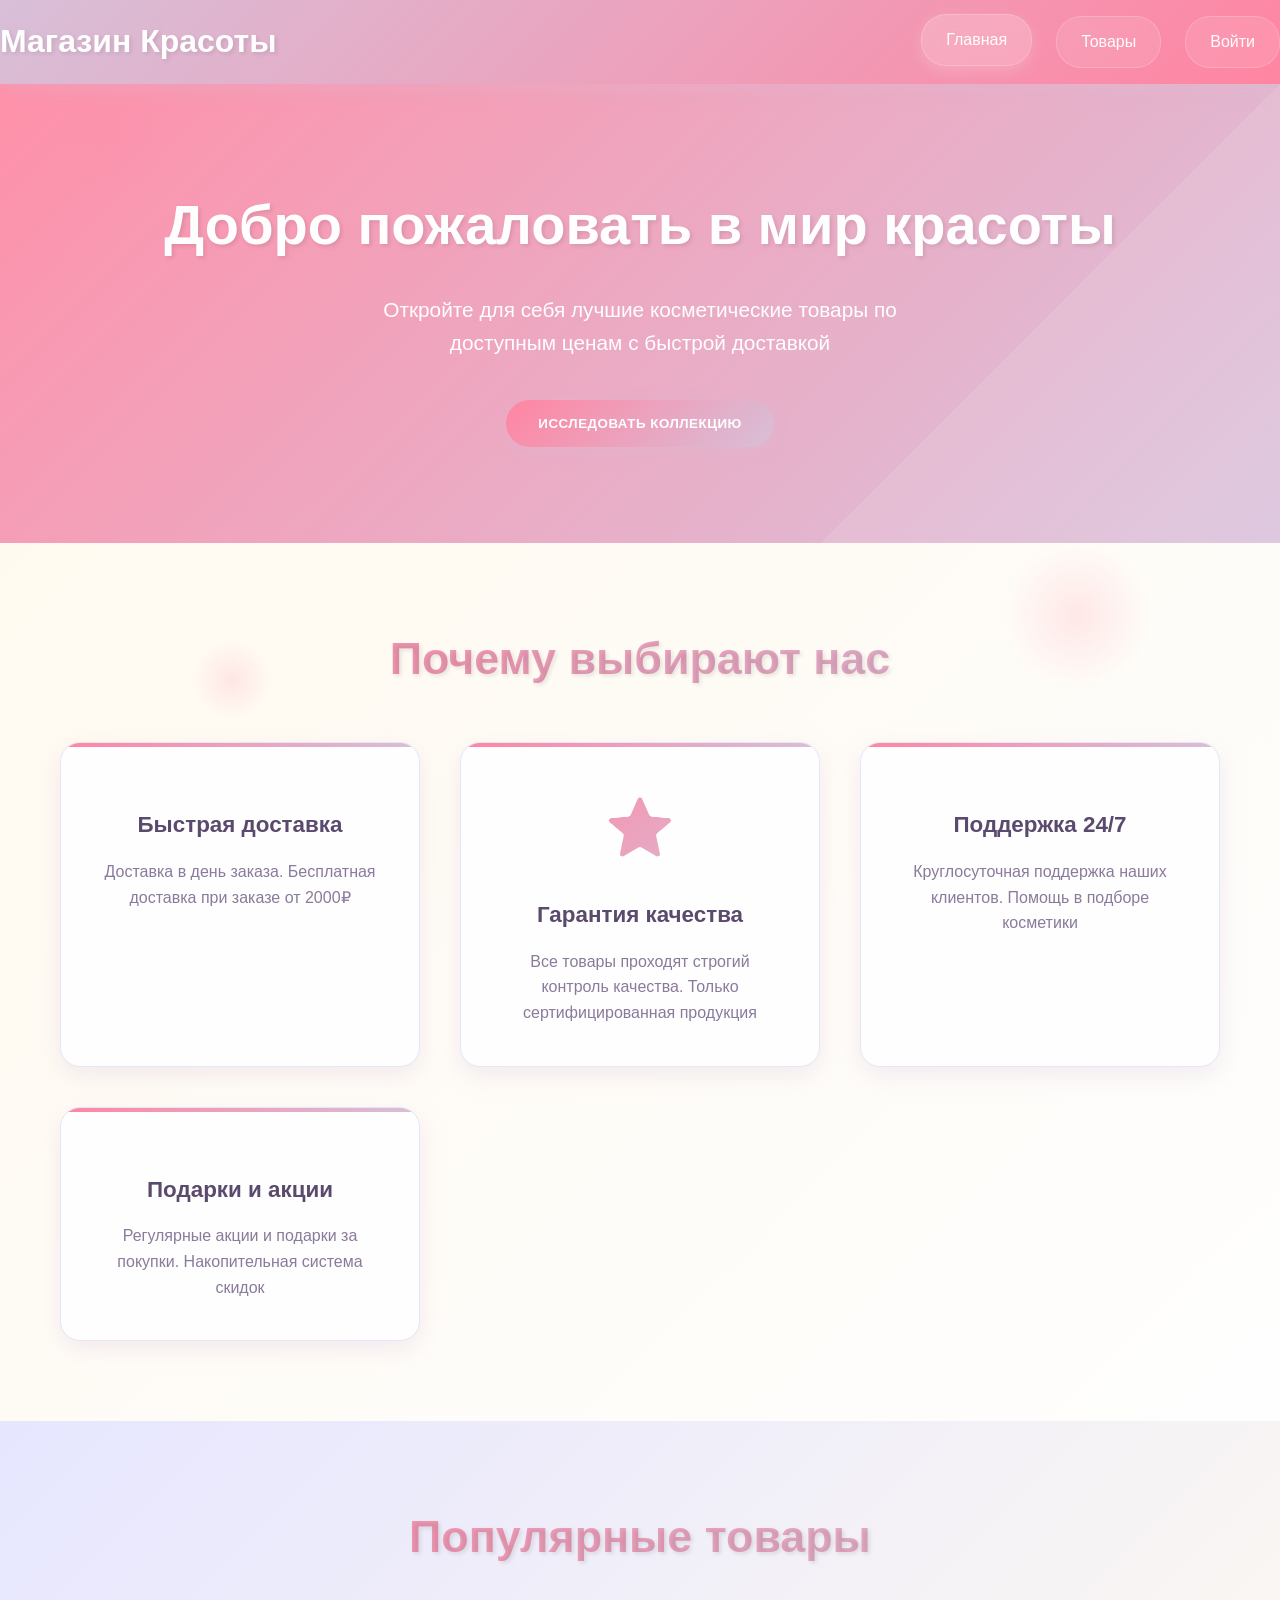
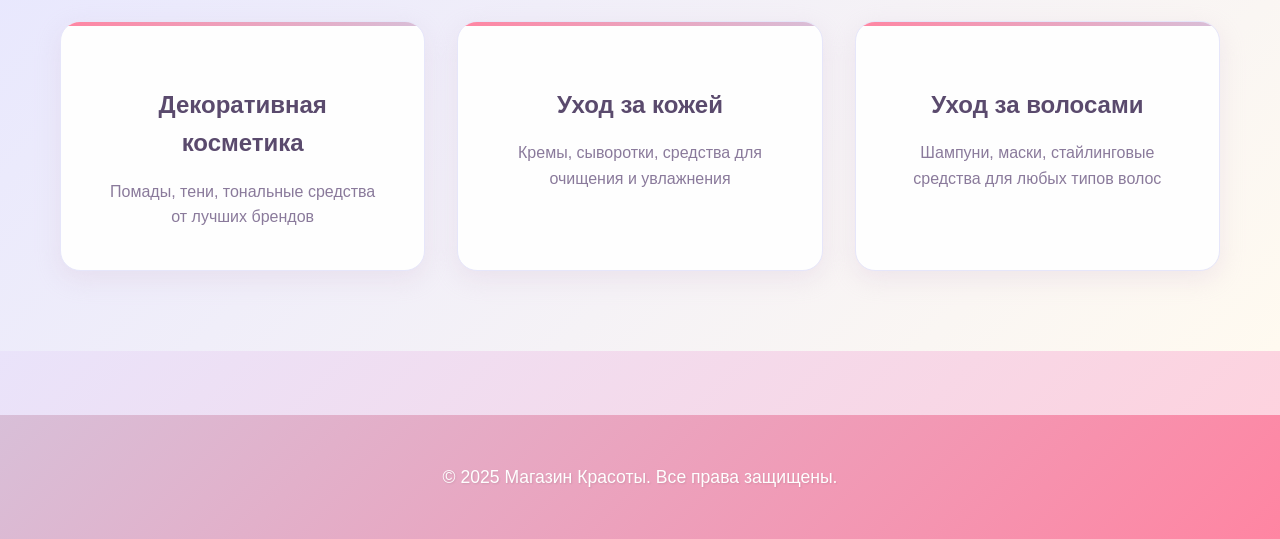
<file: daro/fronted/index.html>
<!DOCTYPE html>
<html lang="ru">
<head>
    <meta charset="UTF-8">
    <meta name="viewport" content="width=device-width, initial-scale=1.0">
    <title>🌸 Магазин красоты - Главная</title>
    <link rel="stylesheet" href="styles.css"> 
</head>
<body>
    <div class="decorative-circle"></div>
    <div class="decorative-circle"></div>
    <div class="decorative-circle"></div>

    <header class="header">
        <nav class="navbar">
            <div class="nav-brand">
                <h1>Магазин Красоты</h1>
            </div>
            <div class="nav-links">
                <a href="index.html" class="nav-link active">Главная</a>
                <a href="products.html" class="nav-link">Товары</a>
                <a href="login.html" class="nav-link" id="loginLink">Войти</a>
                <a href="dashboard.html" class="nav-link" id="dashboardLink" style="display: none;">Кабинет</a>
                <button id="logoutBtn" class="btn-secondary" style="display: none;">Выйти</button>
            </div>
        </nav>
    </header>

    <main class="main-content">
        <section class="hero-section">
            <div class="container">
                <h2 class="hero-title">Добро пожаловать в мир красоты</h2>
                <p class="hero-description">Откройте для себя лучшие косметические товары по доступным ценам с быстрой доставкой</p>
                <button class="btn-primary" onclick="location.href='products.html'">Исследовать коллекцию</button>
            </div>
        </section>

        <section class="features-section">
            <div class="container">
                <h3 class="page-title">Почему выбирают нас</h3>
                <div class="features-grid">
                    <div class="feature-card">
                        <div class="feature-icon"></div>
                        <h4>Быстрая доставка</h4>
                        <p>Доставка в день заказа. Бесплатная доставка при заказе от 2000₽</p>
                    </div>
                    <div class="feature-card">
                        <div class="feature-icon">⭐</div>
                        <h4>Гарантия качества</h4>
                        <p>Все товары проходят строгий контроль качества. Только сертифицированная продукция</p>
                    </div>
                    <div class="feature-card">
                        <div class="feature-icon"></div>
                        <h4>Поддержка 24/7</h4>
                        <p>Круглосуточная поддержка наших клиентов. Помощь в подборе косметики</p>
                    </div>
                    <div class="feature-card">
                        <div class="feature-icon"></div>
                        <h4>Подарки и акции</h4>
                        <p>Регулярные акции и подарки за покупки. Накопительная система скидок</p>
                    </div>
                </div>
            </div>
        </section>

        <section class="products-preview-section">
            <div class="container">
                <h3 class="page-title">Популярные товары</h3>
                <div class="products-preview-grid">
                    <div class="preview-product-card">
                        <div class="preview-product-icon"></div>
                        <h4>Декоративная косметика</h4>
                        <p>Помады, тени, тональные средства от лучших брендов</p>
                    </div>
                    <div class="preview-product-card">
                        <div class="preview-product-icon"></div>
                        <h4>Уход за кожей</h4>
                        <p>Кремы, сыворотки, средства для очищения и увлажнения</p>
                    </div>
                    <div class="preview-product-card">
                        <div class="preview-product-icon"></div>
                        <h4>Уход за волосами</h4>
                        <p>Шампуни, маски, стайлинговые средства для любых типов волос</p>
                    </div>
                </div>
            </div>
        </section>
    </main>

    <footer class="footer">
        <div class="container">
            <p>&copy; 2025 Магазин Красоты. Все права защищены.</p>
        </div>
    </footer>

    <script src="auth.js"></script>
    <script src="main.js"></script>
</body>
</html>
</file>
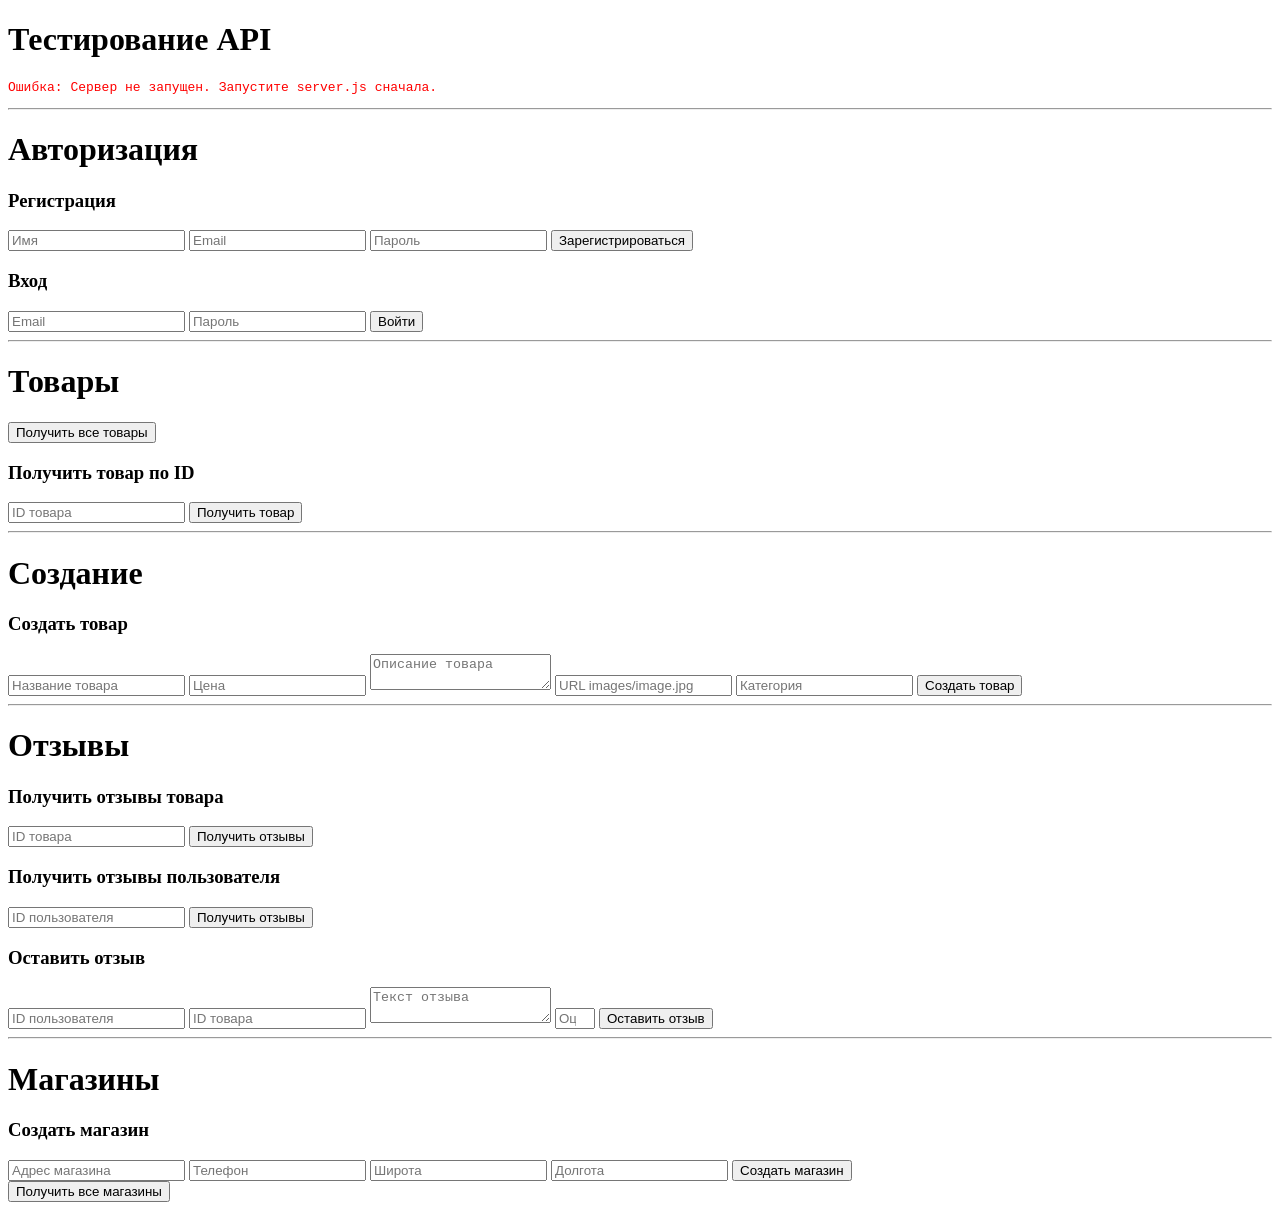
<file: daro/test_api.html>
<!DOCTYPE html>
<html lang="ru">
<head>
    <meta charset="UTF-8">
    <meta name="viewport" content="width=device-width, initial-scale=1.0">
    <title>Тестирование API</title>
</head>
<body>
<h1>Тестирование API</h1>

<div id="response"></div>

<hr>

<h1>Авторизация</h1>

<h3>Регистрация</h3>
<form id="registerForm">
    <input type="text" id="regName" placeholder="Имя" required>
    <input type="email" id="regEmail" placeholder="Email" required>
    <input type="password" id="regPassword" placeholder="Пароль" required>
    <button type="submit">Зарегистрироваться</button>
</form>

<h3>Вход</h3>
<form id="loginForm">
    <input type="email" id="loginEmail" placeholder="Email" required>
    <input type="password" id="loginPassword" placeholder="Пароль" required>
    <button type="submit">Войти</button>
</form>

<hr>

<h1>Товары</h1>

<button onclick="getAllProducts()">Получить все товары</button>

<h3>Получить товар по ID</h3>
<form id="getProductForm">
    <input type="number" id="productId" placeholder="ID товара" required>
    <button type="submit">Получить товар</button>
</form>

<div id="productDisplay"></div>

<hr>

<h1>Создание</h1>

<h3>Создать товар</h3>
<form id="createProductForm">
    <input type="text" id="productName" placeholder="Название товара" required>
    <input type="number" id="productPrice" placeholder="Цена" step="0.01" required>
    <textarea id="productDescription" placeholder="Описание товара"></textarea>
    <input type="text" id="productImage" placeholder="URL images/image.jpg">
    <input type="text" id="productCategory" placeholder="Категория">
    <button type="submit">Создать товар</button>
</form>

<hr>

<h1>Отзывы</h1>

<h3>Получить отзывы товара</h3>
<form id="getProductReviewsForm">
    <input type="number" id="productReviewsId" placeholder="ID товара" required>
    <button type="submit">Получить отзывы</button>
</form>

<h3>Получить отзывы пользователя</h3>
<form id="getUserReviewsForm">
    <input type="number" id="userReviewsId" placeholder="ID пользователя" required>
    <button type="submit">Получить отзывы</button>
</form>

<h3>Оставить отзыв</h3>
<form id="createReviewForm">
    <input type="number" id="reviewUserId" placeholder="ID пользователя" required>
    <input type="number" id="reviewProductId" placeholder="ID товара" required>
    <textarea id="reviewText" placeholder="Текст отзыва" required></textarea>
    <input type="number" id="reviewStars" placeholder="Оценка (1-5)" min="1" max="5" required>
    <button type="submit">Оставить отзыв</button>
</form>

<hr>

<h1>Магазины</h1>

<h3>Создать магазин</h3>
<form id="createShopForm">
    <input type="text" id="shopAddress" placeholder="Адрес магазина" required>
    <input type="text" id="shopPhone" placeholder="Телефон">
    <input type="number" id="shopLatitude" placeholder="Широта" step="0.000001">
    <input type="number" id="shopLongitude" placeholder="Долгота" step="0.000001">
    <button type="submit">Создать магазин</button>
</form>

<button onclick="getAllShops()">Получить все магазины</button>

<script>
    const API_BASE = 'http://localhost:3000/api';
    const responseDiv = document.getElementById('response');
    const productDisplay = document.getElementById('productDisplay');

    function showResponse(data) {
        responseDiv.innerHTML = `<pre>${JSON.stringify(data, null, 2)}</pre>`;
    }

    function displayProduct(product) {
        let imageHtml = '';
        if (product.image_url) {
            imageHtml = `
                    <div>
                        <img src="${product.image_url}" alt="${product.name}" class="product-image"
                             onerror="this.style.display='none'">
                    </div>
                `;
        }

        productDisplay.innerHTML = `
                <div class="product-card">
                    <h3>${product.name}</h3>
                    ${imageHtml}
                    <div class="product-info">
                        <div class="product-price">$${product.price}</div>
                        <div>${product.description || 'Описание отсутствует'}</div>
                        <div class="product-category">${product.category || 'Без категории'}</div>
                        <div><small>ID: ${product.id} | Создан: ${new Date(product.created_at).toLocaleDateString()}</small></div>
                    </div>
                </div>
            `;
    }

    function handleError(error) {
        responseDiv.innerHTML = `<pre style="color: red;">Ошибка: ${error}</pre>`;
        productDisplay.innerHTML = '';
    }

    document.getElementById('registerForm').addEventListener('submit', async (e) => {
        e.preventDefault();
        const formData = {
            name: document.getElementById('regName').value,
            email: document.getElementById('regEmail').value,
            password: document.getElementById('regPassword').value
        };

        try {
            const response = await fetch(`${API_BASE}/register`, {
                method: 'POST',
                headers: { 'Content-Type': 'application/json' },
                body: JSON.stringify(formData)
            });
            const data = await response.json();
            showResponse(data);
        } catch (error) {
            handleError(error);
        }
    });

    document.getElementById('loginForm').addEventListener('submit', async (e) => {
        e.preventDefault();
        const formData = {
            email: document.getElementById('loginEmail').value,
            password: document.getElementById('loginPassword').value
        };

        try {
            const response = await fetch(`${API_BASE}/login`, {
                method: 'POST',
                headers: { 'Content-Type': 'application/json' },
                body: JSON.stringify(formData)
            });
            const data = await response.json();
            showResponse(data);
        } catch (error) {
            handleError(error);
        }
    });

    async function getAllProducts() {
        try {
            const response = await fetch(`${API_BASE}/products`);
            const data = await response.json();
            showResponse(data);
            productDisplay.innerHTML = ''; 
        } catch (error) {
            handleError(error);
        }
    }

    document.getElementById('getProductForm').addEventListener('submit', async (e) => {
        e.preventDefault();
        const productId = document.getElementById('productId').value;

        try {
            const response = await fetch(`${API_BASE}/products/${productId}`);
            const data = await response.json();

            if (data.success && data.data) {
                displayProduct(data.data);
                showResponse(data);
            } else {
                showResponse(data);
                productDisplay.innerHTML = '<p style="color: red;">Товар не найден</p>';
            }
        } catch (error) {
            handleError(error);
        }
    });

    document.getElementById('getProductReviewsForm').addEventListener('submit', async (e) => {
        e.preventDefault();
        const productId = document.getElementById('productReviewsId').value;

        try {
            const response = await fetch(`${API_BASE}/products/${productId}/reviews`);
            const data = await response.json();
            showResponse(data);
            productDisplay.innerHTML = ''; 
        } catch (error) {
            handleError(error);
        }
    });

    document.getElementById('getUserReviewsForm').addEventListener('submit', async (e) => {
        e.preventDefault();
        const userId = document.getElementById('userReviewsId').value;

        try {
            const response = await fetch(`${API_BASE}/users/${userId}/reviews`);
            const data = await response.json();
            showResponse(data);
            productDisplay.innerHTML = '';
        } catch (error) {
            handleError(error);
        }
    });

    document.getElementById('createReviewForm').addEventListener('submit', async (e) => {
        e.preventDefault();
        const formData = {
            user_id: document.getElementById('reviewUserId').value,
            product_id: document.getElementById('reviewProductId').value,
            review: document.getElementById('reviewText').value,
            stars: document.getElementById('reviewStars').value
        };

        try {
            const response = await fetch(`${API_BASE}/reviews`, {
                method: 'POST',
                headers: { 'Content-Type': 'application/json' },
                body: JSON.stringify(formData)
            });
            const data = await response.json();
            showResponse(data);
            productDisplay.innerHTML = '';
        } catch (error) {
            handleError(error);
        }
    });

    async function getAllShops() {
        try {
            const response = await fetch(`${API_BASE}/shops`);
            const data = await response.json();
            showResponse(data);
            productDisplay.innerHTML = '';
        } catch (error) {
            handleError(error);
        }
    }

    document.getElementById('createProductForm').addEventListener('submit', async (e) => {
        e.preventDefault();
        const formData = {
            name: document.getElementById('productName').value,
            price: document.getElementById('productPrice').value,
            description: document.getElementById('productDescription').value,
            image_url: document.getElementById('productImage').value,
            category: document.getElementById('productCategory').value
        };

        try {
            const response = await fetch(`${API_BASE}/products`, {
                method: 'POST',
                headers: { 'Content-Type': 'application/json' },
                body: JSON.stringify(formData)
            });
            const data = await response.json();
            showResponse(data);
            productDisplay.innerHTML = '';
        } catch (error) {
            handleError(error);
        }
    });

    document.getElementById('createShopForm').addEventListener('submit', async (e) => {
        e.preventDefault();
        const formData = {
            address: document.getElementById('shopAddress').value,
            phone: document.getElementById('shopPhone').value,
            latitude: document.getElementById('shopLatitude').value,
            longitude: document.getElementById('shopLongitude').value
        };

        try {
            const response = await fetch(`${API_BASE}/shops`, {
                method: 'POST',
                headers: { 'Content-Type': 'application/json' },
                body: JSON.stringify(formData)
            });
            const data = await response.json();
            showResponse(data);
            productDisplay.innerHTML = '';
        } catch (error) {
            handleError(error);
        }
    });

    window.addEventListener('load', async () => {
        try {
            const response = await fetch('http://localhost:3000/');
            const data = await response.json();
            showResponse(data);
        } catch (error) {
            handleError('Сервер не запущен. Запустите server.js сначала.');
        }
    });
</script>
</body>
</html>
</file>
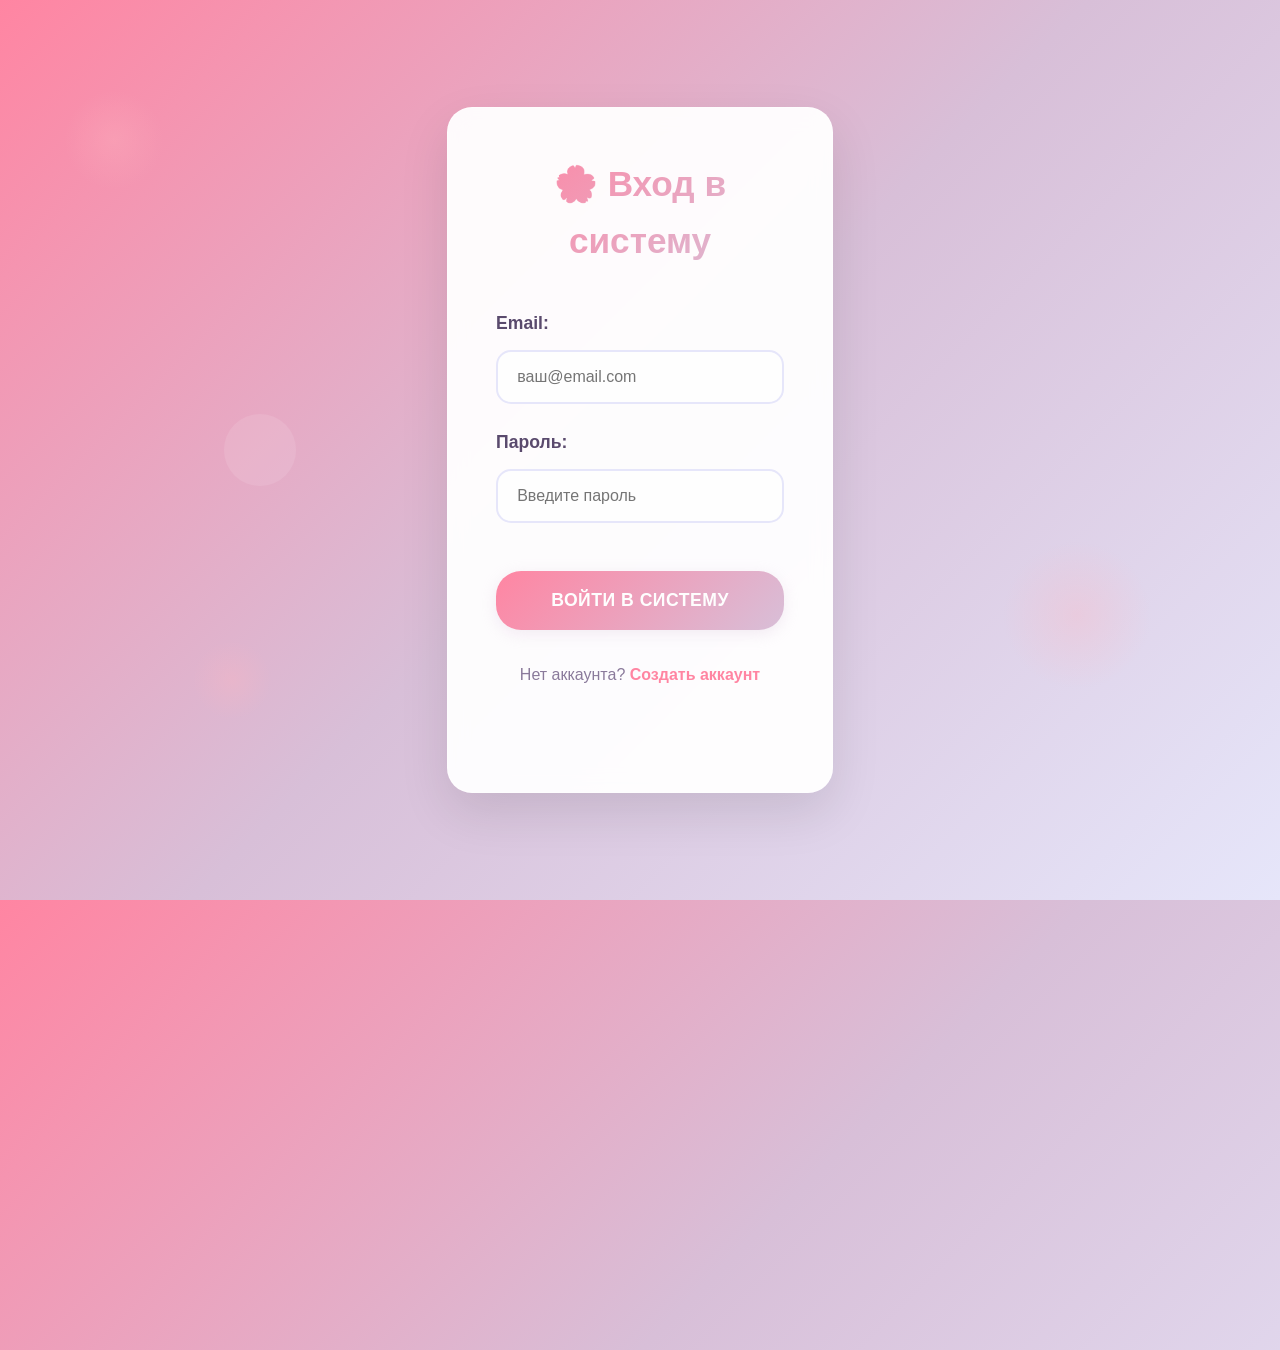
<file: daro/fronted/login.html>
<!DOCTYPE html>
<html lang="ru">
<head>
    <meta charset="UTF-8">
    <meta name="viewport" content="width=device-width, initial-scale=1.0">
    <title>Вход - Магазин красоты</title>
    <link rel="stylesheet" href="styles.css">
</head>
<body class="auth-body">
    <div class="decorative-circle"></div>
    <div class="decorative-circle"></div>
    <div class="decorative-circle"></div>

    <div class="auth-container">
        <div class="auth-card">
            <h2 class="auth-title">🌸 Вход в систему</h2>
            
            <form id="loginForm" class="auth-form">
                <div class="form-group">
                    <label for="email">Email:</label>
                    <input type="email" id="email" required placeholder="ваш@email.com">
                </div>
                
                <div class="form-group">
                    <label for="password">Пароль:</label>
                    <input type="password" id="password" required placeholder="Введите пароль">
                </div>

                <button type="submit" class="btn-primary auth-btn">Войти в систему</button>
            </form>

            <div class="auth-switch">
                <p>Нет аккаунта? <a href="#" id="showRegister">Создать аккаунт</a></p>
            </div>

            <form id="registerForm" class="auth-form" style="display: none;">
                <div class="form-group">
                    <label for="regName">Имя:</label>
                    <input type="text" id="regName" required placeholder="Ваше имя">
                </div>

                <div class="form-group">
                    <label for="regEmail">Email:</label>
                    <input type="email" id="regEmail" required placeholder="ваш@email.com">
                </div>
                
                <div class="form-group">
                    <label for="regPassword">Пароль:</label>
                    <input type="password" id="regPassword" required placeholder="Придумайте пароль">
                </div>

                <button type="submit" class="btn-primary auth-btn">Создать аккаунт</button>
            </form>

            <div class="auth-switch" id="registerSwitch" style="display: none;">
                <p>Уже есть аккаунт? <a href="#" id="showLogin">Войти в систему</a></p>
            </div>

            <div id="authMessage" class="auth-message"></div>
        </div>
    </div>

    <script src="auth.js"></script>
    <script src="login.js"></script>
    <script src="register.js"></script>
</body>
</html>
</file>
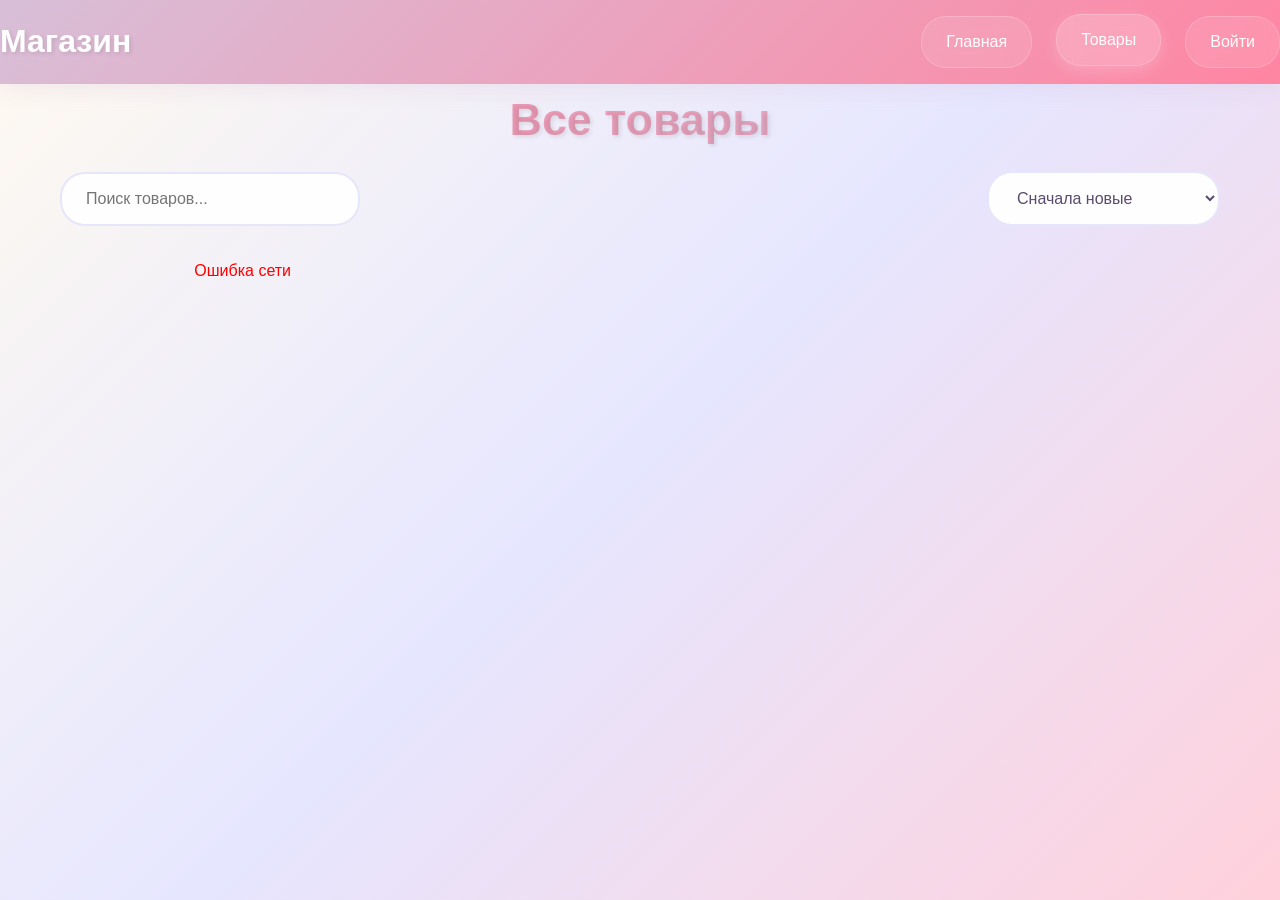
<file: daro/fronted/products.html>
<!DOCTYPE html>
<html lang="ru">
<head>
    <meta charset="UTF-8">
    <meta name="viewport" content="width=device-width, initial-scale=1.0">
    <title>Товары - Интернет-магазин</title>
    <link rel="stylesheet" href="styles.css">
</head>
<body>
    <header class="header">
        <nav class="navbar">
            <div class="nav-brand">
                <h1>Магазин</h1>
            </div>
            <div class="nav-links">
                <a href="index.html" class="nav-link">Главная</a>
                <a href="products.html" class="nav-link active">Товары</a>
                <a href="login.html" class="nav-link" id="loginLink">Войти</a>
                <a href="dashboard.html" class="nav-link" id="dashboardLink" style="display: none;">Кабинет</a>
                <button id="logoutBtn" class="btn-secondary" style="display: none;">Выйти</button>
            </div>
        </nav>
    </header>

    <main class="main-content">
        <div class="container">
            <h2 class="page-title">Все товары</h2>
            
            <div class="filters-section">
                <div class="search-box">
                    <input type="text" id="searchInput" placeholder="Поиск товаров..." onkeyup="filterProducts()">
                </div>
                <div class="sort-options">
                    <select id="sortSelect" onchange="loadProducts()">
                        <option value="newest">Сначала новые</option>
                        <option value="price_asc">Цена по возрастанию</option>
                        <option value="price_desc">Цена по убыванию</option>
                    </select>
                </div>
            </div>

            <div id="productsList" class="products-grid">
                <div class="loader"></div>
            </div>
        </div>
    </main>

    <div id="reviewsModal" class="modal">
        <div class="modal-content">
            <span class="close" onclick="closeReviewsModal()">&times;</span>
            <h3>Отзывы о товаре</h3>
            <div id="reviewsList" class="reviews-list">
            </div>
            <div id="noReviews" style="display: none; text-align: center; color: #6c757d;">
                Пока нет отзывов для этого товара
            </div>
        </div>
    </div>

    <script src="auth.js"></script>
    <script src="products.js"></script>
</body>
</html>
</file>
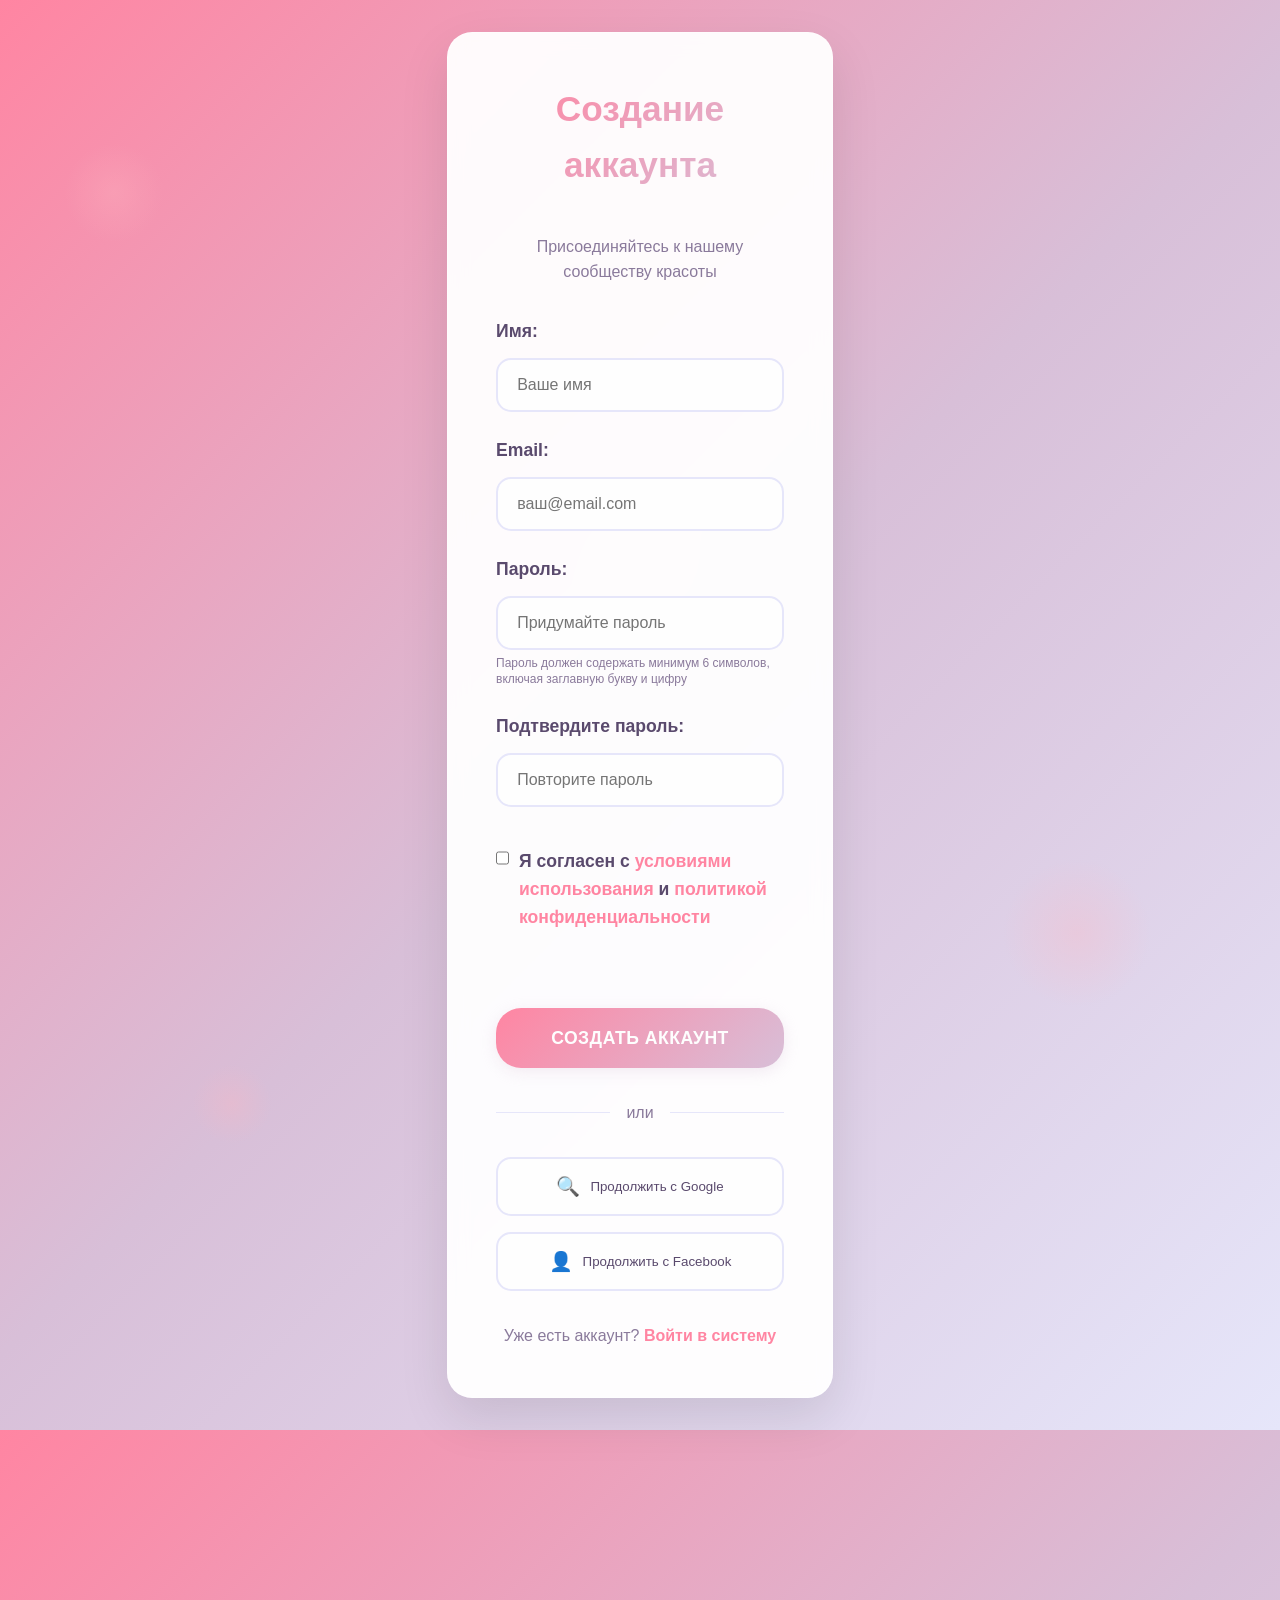
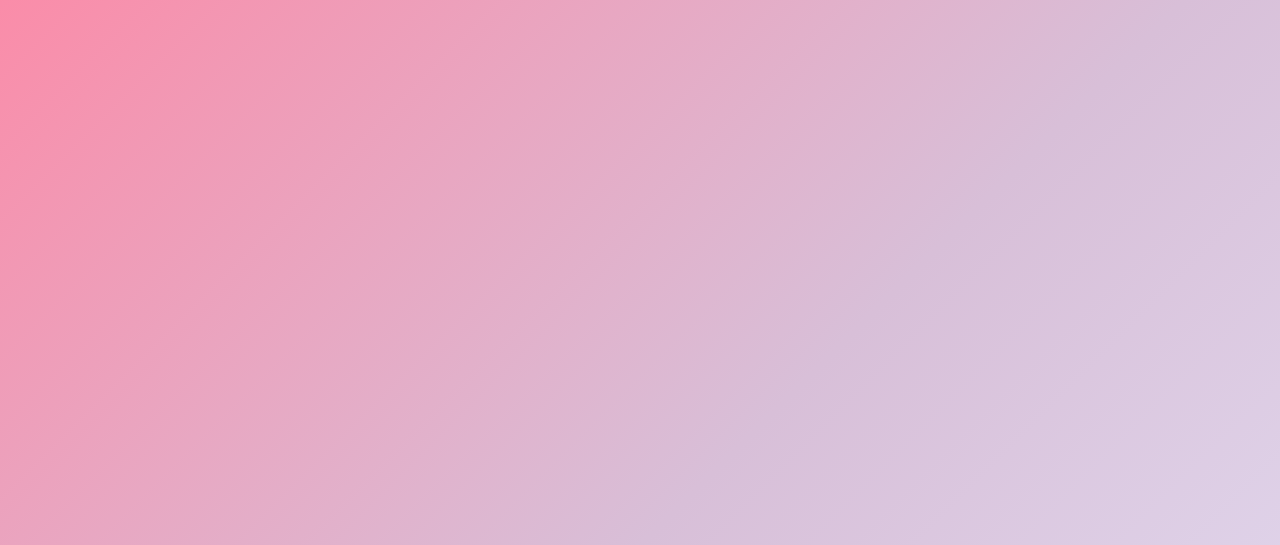
<file: daro/fronted/register.html>
<!DOCTYPE html>
<html lang="ru">
<head>
    <meta charset="UTF-8">
    <meta name="viewport" content="width=device-width, initial-scale=1.0">
    <title>Регистрация - Магазин красоты</title>
    <link rel="stylesheet" href="styles.css">
</head>
<body class="auth-body">
    <div class="decorative-circle"></div>
    <div class="decorative-circle"></div>
    <div class="decorative-circle"></div>

    <div class="auth-container">
        <div class="auth-card">
            <h2 class="auth-title">Создание аккаунта</h2>
            <p class="auth-subtitle">Присоединяйтесь к нашему сообществу красоты</p>
            
            <form id="registerForm" class="auth-form">
                <div class="form-group">
                    <label for="regName">Имя:</label>
                    <input type="text" id="regName" required placeholder="Ваше имя">
                    <div id="regNameError" class="error-message"></div>
                </div>

                <div class="form-group">
                    <label for="regEmail">Email:</label>
                    <input type="email" id="regEmail" required placeholder="ваш@email.com">
                    <div id="regEmailError" class="error-message"></div>
                </div>
                
                <div class="form-group">
                    <label for="regPassword">Пароль:</label>
                    <input type="password" id="regPassword" required placeholder="Придумайте пароль">
                    <div class="password-hint">
                        Пароль должен содержать минимум 6 символов, включая заглавную букву и цифру
                    </div>
                    <div id="regPasswordError" class="error-message"></div>
                </div>

                <div class="form-group">
                    <label for="regConfirmPassword">Подтвердите пароль:</label>
                    <input type="password" id="regConfirmPassword" required placeholder="Повторите пароль">
                    <div id="regConfirmPasswordError" class="error-message"></div>
                </div>

                <div class="form-group terms-group">
                    <input type="checkbox" id="terms" required>
                    <label for="terms">
                        Я согласен с <a href="#" class="terms-link">условиями использования</a> и 
                        <a href="#" class="terms-link">политикой конфиденциальности</a>
                    </label>
                </div>

                <button type="submit" class="btn-primary auth-btn">
                    Создать аккаунт
                </button>
            </form>

            <div class="auth-divider">
                <span>или</span>
            </div>

            <div class="social-registration">
                <button class="social-btn google-btn">
                    <span class="social-icon">🔍</span>
                    Продолжить с Google
                </button>
                <button class="social-btn facebook-btn">
                    <span class="social-icon">👤</span>
                    Продолжить с Facebook
                </button>
            </div>

            <div class="auth-switch">
                <p>Уже есть аккаунт? <a href="login.html" id="showLogin">Войти в систему</a></p>
            </div>
        </div>
    </div>

    <script src="register.js"></script>
    
    <style>
        .auth-subtitle {
            text-align: center;
            color: var(--text-light);
            margin-bottom: 2rem;
        }
        
        .password-hint {
            font-size: 12px;
            color: var(--text-light);
            margin-top: 5px;
            line-height: 1.4;
        }
        
        .terms-group {
            flex-direction: row;
            align-items: flex-start;
            gap: 10px;
            margin: 1rem 0;
        }
        
        .terms-group input[type="checkbox"] {
            margin-top: 3px;
            width: 16px;
            height: 16px;
        }
        
        .terms-link {
            color: var(--primary-pink);
            text-decoration: none;
        }
        
        .terms-link:hover {
            text-decoration: underline;
        }
        
        .auth-divider {
            display: flex;
            align-items: center;
            margin: 2rem 0;
            color: var(--text-light);
        }
        
        .auth-divider::before,
        .auth-divider::after {
            content: '';
            flex: 1;
            height: 1px;
            background: var(--light-lilac);
        }
        
        .auth-divider span {
            padding: 0 1rem;
        }
        
        .social-registration {
            display: flex;
            flex-direction: column;
            gap: 1rem;
            margin-bottom: 2rem;
        }
        
        .social-btn {
            padding: 1rem;
            border: 2px solid var(--light-lilac);
            border-radius: 15px;
            background: var(--soft-white);
            color: var(--text-dark);
            font-weight: 500;
            cursor: pointer;
            transition: all 0.3s ease;
            display: flex;
            align-items: center;
            justify-content: center;
            gap: 10px;
        }
        
        .social-btn:hover {
            transform: translateY(-2px);
            box-shadow: 0 5px 15px var(--shadow);
            border-color: var(--primary-pink);
        }
        
        .social-icon {
            font-size: 1.2rem;
        }
        
        .google-btn:hover {
            background: linear-gradient(135deg, #f8f8f8 0%, #fff 100%);
        }
        
        .facebook-btn:hover {
            background: linear-gradient(135deg, #f0f4ff 0%, #fff 100%);
        }
    </style>
</body>
</html>
</file>
<file: daro/fronted/styles.css>
* {
    margin: 0;
    padding: 0;
    box-sizing: border-box;
}

:root {
    --primary-pink: #ff85a2;
    --light-pink: #ffb6c1;
    --pastel-pink: #ffd1dc;
    --lilac: #d8bfd8;
    --light-lilac: #e6e6fa;
    --lavender: #e6e6ff;
    --cream: #fffaf0;
    --soft-white: #fefefe;
    --text-dark: #5a4a6d;
    --text-light: #8a7a9b;
    --shadow: rgba(216, 191, 216, 0.3);
    --shadow-hover: rgba(216, 191, 216, 0.5);
}

body {
    font-family: 'Segoe UI', Tahoma, Geneva, Verdana, sans-serif;
    line-height: 1.6;
    color: var(--text-dark);
    background: linear-gradient(135deg, var(--cream) 0%, var(--lavender) 50%, var(--pastel-pink) 100%);
    min-height: 100vh;
}

.container {
    max-width: 1200px;
    margin: 0 auto;
    padding: 0 20px;
}

.header {
    background: linear-gradient(135deg, var(--lilac) 0%, var(--primary-pink) 100%);
    box-shadow: 0 4px 20px var(--shadow);
    position: sticky;
    top: 0;
    z-index: 1000;
    backdrop-filter: blur(10px);
}

.navbar {
    display: flex;
    justify-content: space-between;
    align-items: center;
    padding: 1rem 0;
}

.nav-brand h1 {
    color: var(--soft-white);
    font-size: 2rem;
    font-weight: 700;
    text-shadow: 2px 2px 4px rgba(0,0,0,0.1);
}

.nav-links {
    display: flex;
    align-items: center;
    gap: 1.5rem;
}

.nav-link {
    color: var(--soft-white);
    text-decoration: none;
    font-weight: 500;
    transition: all 0.3s ease;
    padding: 0.75rem 1.5rem;
    border-radius: 25px;
    background: rgba(255, 255, 255, 0.1);
    backdrop-filter: blur(10px);
    border: 1px solid rgba(255, 255, 255, 0.2);
}

.nav-link:hover,
.nav-link.active {
    background: rgba(255, 255, 255, 0.2);
    transform: translateY(-2px);
    box-shadow: 0 5px 15px rgba(255, 255, 255, 0.2);
}

.btn-primary {
    background: linear-gradient(135deg, var(--primary-pink) 0%, var(--lilac) 100%);
    color: var(--soft-white);
    border: none;
    padding: 1rem 2rem;
    border-radius: 25px;
    font-weight: 600;
    cursor: pointer;
    transition: all 0.3s ease;
    box-shadow: 0 4px 15px var(--shadow);
    text-transform: uppercase;
    letter-spacing: 0.5px;
}

.btn-primary:hover {
    transform: translateY(-3px);
    box-shadow: 0 8px 25px var(--shadow-hover);
    background: linear-gradient(135deg, var(--lilac) 0%, var(--primary-pink) 100%);
}

.btn-secondary {
    background: linear-gradient(135deg, var(--light-lilac) 0%, var(--pastel-pink) 100%);
    color: var(--text-dark);
    border: none;
    padding: 0.75rem 1.5rem;
    border-radius: 20px;
    font-weight: 600;
    cursor: pointer;
    transition: all 0.3s ease;
    box-shadow: 0 3px 10px var(--shadow);
}

.btn-secondary:hover {
    background: linear-gradient(135deg, var(--pastel-pink) 0%, var(--light-lilac) 100%);
    transform: translateY(-2px);
    box-shadow: 0 5px 15px var(--shadow-hover);
}

.hero-section {
    background: linear-gradient(135deg, rgba(255, 133, 162, 0.9) 0%, rgba(216, 191, 216, 0.9) 100%);
    color: var(--soft-white);
    padding: 6rem 0;
    text-align: center;
    position: relative;
    overflow: hidden;
}

.hero-section::before {
    content: '';
    position: absolute;
    top: 0;
    left: 0;
    right: 0;
    bottom: 0;
    background: url('data:image/svg+xml,<svg xmlns="http://www.w3.org/2000/svg" viewBox="0 0 1000 1000"><polygon fill="rgba(255,255,255,0.1)" points="0,1000 1000,0 1000,1000"/></svg>');
    background-size: cover;
}

.hero-title {
    font-size: 3.5rem;
    margin-bottom: 1.5rem;
    text-shadow: 2px 2px 4px rgba(0,0,0,0.1);
    position: relative;
    animation: slideInFromTop 1s ease-out;
}

.hero-description {
    font-size: 1.3rem;
    opacity: 0.95;
    margin-bottom: 2.5rem;
    max-width: 600px;
    margin-left: auto;
    margin-right: auto;
    position: relative;
    animation: slideInFromBottom 1s ease-out 0.2s both;
}

.hero-section .btn-primary {
    position: relative;
    animation: fadeInUp 1s ease-out 0.4s both;
}

.features-section {
    padding: 5rem 0;
    background: linear-gradient(135deg, var(--cream) 0%, var(--soft-white) 100%);
}

.features-grid {
    display: grid;
    grid-template-columns: repeat(auto-fit, minmax(280px, 1fr));
    gap: 2.5rem;
    margin-top: 3rem;
}

.feature-card {
    background: var(--soft-white);
    padding: 2.5rem;
    border-radius: 20px;
    text-align: center;
    box-shadow: 0 8px 25px var(--shadow);
    transition: all 0.3s ease;
    border: 1px solid var(--light-lilac);
    position: relative;
    overflow: hidden;
    animation: fadeIn 1s ease-out;
}

.feature-card::before {
    content: '';
    position: absolute;
    top: 0;
    left: 0;
    right: 0;
    height: 4px;
    background: linear-gradient(135deg, var(--primary-pink) 0%, var(--lilac) 100%);
}

.feature-card:hover {
    transform: translateY(-10px) scale(1.02);
    box-shadow: 0 20px 40px var(--shadow-hover);
}

.feature-icon {
    font-size: 3.5rem;
    margin-bottom: 1.5rem;
    background: linear-gradient(135deg, var(--primary-pink) 0%, var(--lilac) 100%);
    -webkit-background-clip: text;
    -webkit-text-fill-color: transparent;
    background-clip: text;
}

.feature-card h4 {
    color: var(--text-dark);
    margin-bottom: 1rem;
    font-size: 1.4rem;
}

.feature-card p {
    color: var(--text-light);
    line-height: 1.6;
}

.products-preview-section {
    padding: 5rem 0;
    background: linear-gradient(135deg, var(--lavender) 0%, var(--cream) 100%);
}

.products-preview-grid {
    display: grid;
    grid-template-columns: repeat(auto-fit, minmax(300px, 1fr));
    gap: 2rem;
    margin-top: 3rem;
}

.preview-product-card {
    background: var(--soft-white);
    padding: 2.5rem;
    border-radius: 20px;
    text-align: center;
    box-shadow: 0 8px 25px var(--shadow);
    transition: all 0.3s ease;
    border: 1px solid var(--light-lilac);
    position: relative;
    overflow: hidden;
}

.preview-product-card::before {
    content: '';
    position: absolute;
    top: 0;
    left: 0;
    right: 0;
    height: 4px;
    background: linear-gradient(135deg, var(--primary-pink) 0%, var(--lilac) 100%);
}

.preview-product-card:hover {
    transform: translateY(-8px);
    box-shadow: 0 15px 35px var(--shadow-hover);
}

.preview-product-icon {
    font-size: 4rem;
    margin-bottom: 1.5rem;
    background: linear-gradient(135deg, var(--primary-pink) 0%, var(--lilac) 100%);
    -webkit-background-clip: text;
    -webkit-text-fill-color: transparent;
    background-clip: text;
}

.preview-product-card h4 {
    color: var(--text-dark);
    margin-bottom: 1rem;
    font-size: 1.5rem;
}

.preview-product-card p {
    color: var(--text-light);
    line-height: 1.6;
}

.products-grid {
    display: grid;
    grid-template-columns: repeat(auto-fill, minmax(300px, 1fr));
    gap: 2rem;
    margin-top: 2rem;
}

.product-card {
    background: var(--soft-white);
    border-radius: 20px;
    overflow: hidden;
    box-shadow: 0 8px 25px var(--shadow);
    transition: all 0.3s ease;
    border: 1px solid var(--light-lilac);
    animation: slideInFromRight 0.6s ease-out;
    position: relative;
}

.product-card::before {
    content: '';
    position: absolute;
    top: 0;
    left: 0;
    right: 0;
    height: 4px;
    background: linear-gradient(135deg, var(--primary-pink) 0%, var(--lilac) 100%);
}

.product-card:hover {
    transform: translateY(-8px) scale(1.02);
    box-shadow: 0 15px 35px var(--shadow-hover);
}

.product-image {
    width: 100%;
    height: 220px;
    object-fit: cover;
    transition: transform 0.3s ease;
}

.product-card:hover .product-image {
    transform: scale(1.05);
}

.product-info {
    padding: 1.8rem;
}

.product-title {
    font-size: 1.3rem;
    font-weight: 600;
    margin-bottom: 0.8rem;
    color: var(--text-dark);
}

.product-price {
    font-size: 1.8rem;
    font-weight: bold;
    color: var(--primary-pink);
    margin-bottom: 0.8rem;
}

.product-description {
    color: var(--text-light);
    margin-bottom: 1.2rem;
    line-height: 1.5;
    display: -webkit-box;
    -webkit-box-orient: vertical;
    overflow: hidden;
}

.product-category {
    background: linear-gradient(135deg, var(--light-lilac) 0%, var(--pastel-pink) 100%);
    color: var(--text-dark);
    padding: 0.4rem 1rem;
    border-radius: 15px;
    font-size: 0.9rem;
    display: inline-block;
    font-weight: 500;
}

.dashboard-grid {
    display: grid;
    gap: 2.5rem;
    margin-top: 2rem;
}

.stats-cards {
    display: grid;
    grid-template-columns: repeat(auto-fit, minmax(220px, 1fr));
    gap: 1.5rem;
}

.stat-card {
    background: var(--soft-white);
    padding: 2.5rem;
    border-radius: 20px;
    text-align: center;
    box-shadow: 0 8px 25px var(--shadow);
    transition: all 0.3s ease;
    border: 1px solid var(--light-lilac);
    position: relative;
    overflow: hidden;
}

.stat-card::before {
    content: '';
    position: absolute;
    top: 0;
    left: 0;
    right: 0;
    height: 4px;
    background: linear-gradient(135deg, var(--primary-pink) 0%, var(--lilac) 100%);
}

.stat-card:hover {
    transform: translateY(-5px);
    box-shadow: 0 12px 30px var(--shadow-hover);
}

.stat-value {
    font-size: 3rem;
    font-weight: bold;
    background: linear-gradient(135deg, var(--primary-pink) 0%, var(--lilac) 100%);
    -webkit-background-clip: text;
    -webkit-text-fill-color: transparent;
    background-clip: text;
    margin-bottom: 0.5rem;
}

.stat-label {
    color: var(--text-light);
    font-weight: 500;
    font-size: 1.1rem;
}

.chart-card {
    background: var(--soft-white);
    padding: 2.5rem;
    border-radius: 20px;
    box-shadow: 0 8px 25px var(--shadow);
    border: 1px solid var(--light-lilac);
}

.reviews-list {
    display: grid;
    gap: 1.5rem;
}

.review-card {
    background: var(--soft-white);
    padding: 2rem;
    border-radius: 15px;
    box-shadow: 0 5px 20px var(--shadow);
    transition: all 0.3s ease;
    border: 1px solid var(--light-lilac);
    animation: slideInFromRight 0.5s ease-out;
    position: relative;
}

.review-card::before {
    content: '';
    position: absolute;
    top: 0;
    left: 0;
    bottom: 0;
    width: 4px;
    background: linear-gradient(135deg, var(--primary-pink) 0%, var(--lilac) 100%);
    border-radius: 15px 0 0 15px;
}

.review-card:hover {
    transform: translateX(8px);
    box-shadow: 0 8px 25px var(--shadow-hover);
}

.review-header {
    display: flex;
    justify-content: space-between;
    align-items: flex-start;
    margin-bottom: 1rem;
}

.review-author {
    font-weight: 600;
    color: var(--text-dark);
    font-size: 1.1rem;
}

.review-stars {
    color: #ffd700;
    font-weight: bold;
    font-size: 1.2rem;
}

.review-product {
    color: var(--primary-pink);
    font-weight: 500;
    font-size: 1.1rem;
}

.auth-body {
    background: linear-gradient(135deg, var(--primary-pink) 0%, var(--lilac) 50%, var(--light-lilac) 100%);
    min-height: 100vh;
    display: flex;
    align-items: center;
    justify-content: center;
    position: relative;
    overflow: hidden;
}

.auth-body::before {
    content: '';
    position: absolute;
    top: -50%;
    left: -50%;
    width: 200%;
    height: 200%;
    background: url('data:image/svg+xml,<svg xmlns="http://www.w3.org/2000/svg" viewBox="0 0 100 100"><circle fill="rgba(255,255,255,0.1)" cx="50" cy="50" r="2"/></svg>') repeat;
    animation: float 20s infinite linear;
}

@keyframes float {
    0% { transform: translate(0, 0) rotate(0deg); }
    100% { transform: translate(-50px, -50px) rotate(360deg); }
}

.auth-container {
    width: 100%;
    max-width: 450px;
    padding: 2rem;
    position: relative;
    z-index: 1;
}

.auth-card {
    background: rgba(255, 255, 255, 0.95);
    padding: 3rem;
    border-radius: 25px;
    box-shadow: 0 20px 50px rgba(0,0,0,0.1);
    backdrop-filter: blur(10px);
    border: 1px solid rgba(255, 255, 255, 0.3);
    animation: slideInFromBottom 0.6s ease-out;
}

.auth-title {
    text-align: center;
    margin-bottom: 2.5rem;
    color: var(--text-dark);
    font-size: 2.2rem;
    background: linear-gradient(135deg, var(--primary-pink) 0%, var(--lilac) 100%);
    -webkit-background-clip: text;
    -webkit-text-fill-color: transparent;
    background-clip: text;
}

.auth-form {
    display: flex;
    flex-direction: column;
    gap: 1.5rem;
}

.form-group {
    display: flex;
    flex-direction: column;
}

.form-group label {
    margin-bottom: 0.8rem;
    font-weight: 600;
    color: var(--text-dark);
    font-size: 1.1rem;
}

.form-group input,
.form-group textarea,
.form-group select {
    padding: 1rem 1.2rem;
    border: 2px solid var(--light-lilac);
    border-radius: 15px;
    font-size: 1rem;
    transition: all 0.3s ease;
    background: var(--soft-white);
    color: var(--text-dark);
}

.form-group input:focus,
.form-group textarea:focus,
.form-group select:focus {
    outline: none;
    border-color: var(--primary-pink);
    box-shadow: 0 0 0 3px rgba(255, 133, 162, 0.1);
    transform: translateY(-2px);
}

.auth-btn {
    width: 100%;
    margin-top: 1.5rem;
    font-size: 1.1rem;
    padding: 1.2rem;
}

.auth-switch {
    text-align: center;
    margin-top: 2rem;
    color: var(--text-light);
}

.auth-switch a {
    color: var(--primary-pink);
    text-decoration: none;
    font-weight: 600;
    transition: color 0.3s ease;
}

.auth-switch a:hover {
    color: var(--lilac);
    text-decoration: underline;
}

.auth-message {
    margin-top: 1.5rem;
    padding: 1rem;
    border-radius: 15px;
    text-align: center;
    font-weight: 500;
    font-size: 1.1rem;
}

.auth-message.success {
    background: linear-gradient(135deg, #d4ffd4 0%, #e8f5e8 100%);
    color: #2d5a2d;
    border: 2px solid #c3e6c3;
}

.auth-message.error {
    background: linear-gradient(135deg, #ffd4d4 0%, #f5e8e8 100%);
    color: #5a2d2d;
    border: 2px solid #f5c6cb;
}

.modal {
    display: none;
    position: fixed;
    z-index: 1000;
    left: 0;
    top: 0;
    width: 100%;
    height: 100%;
    background-color: rgba(90, 74, 109, 0.8);
    animation: fadeIn 0.3s ease;
    backdrop-filter: blur(5px);
}

.modal-content {
    background: var(--soft-white);
    margin: 5% auto;
    padding: 2.5rem;
    border-radius: 25px;
    width: 90%;
    max-width: 500px;
    position: relative;
    animation: slideInFromBottom 0.4s ease;
    box-shadow: 0 20px 50px rgba(0,0,0,0.2);
    border: 1px solid var(--light-lilac);
}

.close {
    position: absolute;
    right: 1.5rem;
    top: 1.5rem;
    font-size: 1.8rem;
    cursor: pointer;
    color: var(--text-light);
    transition: color 0.3s ease;
    width: 40px;
    height: 40px;
    display: flex;
    align-items: center;
    justify-content: center;
    border-radius: 50%;
    background: var(--light-lilac);
}

.close:hover {
    color: var(--primary-pink);
    background: var(--pastel-pink);
}

.form-actions {
    display: flex;
    gap: 1rem;
    justify-content: flex-end;
    margin-top: 2rem;
}

.loader {
    border: 4px solid var(--light-lilac);
    border-top: 4px solid var(--primary-pink);
    border-radius: 50%;
    width: 50px;
    height: 50px;
    animation: spin 1s linear infinite;
    margin: 2rem auto;
}

.page-title {
    font-size: 2.8rem;
    text-align: center;
    margin-bottom: 1rem;
    background: linear-gradient(135deg, var(--primary-pink) 0%, var(--lilac) 100%);
    -webkit-background-clip: text;
    -webkit-text-fill-color: transparent;
    background-clip: text;
    text-shadow: 2px 2px 4px rgba(0,0,0,0.1);
}

.page-subtitle {
    text-align: center;
    color: var(--text-light);
    font-size: 1.2rem;
    margin-bottom: 3rem;
}

.filters-section {
    display: flex;
    justify-content: space-between;
    align-items: center;
    margin-bottom: 2rem;
    gap: 1rem;
    flex-wrap: wrap;
}

.search-box input {
    padding: 1rem 1.5rem;
    border: 2px solid var(--light-lilac);
    border-radius: 25px;
    font-size: 1rem;
    width: 300px;
    max-width: 100%;
    transition: all 0.3s ease;
    background: var(--soft-white);
}

.search-box input:focus {
    outline: none;
    border-color: var(--primary-pink);
    box-shadow: 0 0 0 3px rgba(255, 133, 162, 0.1);
}

.sort-options select {
    padding: 1rem 1.5rem;
    border: 2px solid var(--light-lilac);
    border-radius: 25px;
    font-size: 1rem;
    background: var(--soft-white);
    color: var(--text-dark);
    cursor: pointer;
    transition: all 0.3s ease;
}

.sort-options select:focus {
    outline: none;
    border-color: var(--primary-pink);
    box-shadow: 0 0 0 3px rgba(255, 133, 162, 0.1);
}

@keyframes fadeIn {
    from { opacity: 0; }
    to { opacity: 1; }
}

@keyframes fadeInUp {
    from {
        opacity: 0;
        transform: translateY(30px);
    }
    to {
        opacity: 1;
        transform: translateY(0);
    }
}

@keyframes slideInFromTop {
    from {
        opacity: 0;
        transform: translateY(-50px);
    }
    to {
        opacity: 1;
        transform: translateY(0);
    }
}

@keyframes slideInFromBottom {
    from {
        opacity: 0;
        transform: translateY(50px);
    }
    to {
        opacity: 1;
        transform: translateY(0);
    }
}

@keyframes slideInFromRight {
    from {
        opacity: 0;
        transform: translateX(50px);
    }
    to {
        opacity: 1;
        transform: translateX(0);
    }
}

@keyframes spin {
    0% { transform: rotate(0deg); }
    100% { transform: rotate(360deg); }
}

.footer {
    background: linear-gradient(135deg, var(--lilac) 0%, var(--primary-pink) 100%);
    color: var(--soft-white);
    text-align: center;
    padding: 3rem 0;
    margin-top: 4rem;
}

.footer p {
    font-size: 1.1rem;
    text-shadow: 1px 1px 2px rgba(0,0,0,0.1);
}

.decorative-circle {
    position: absolute;
    border-radius: 50%;
    background: radial-gradient(circle, var(--light-pink) 0%, transparent 70%);
    opacity: 0.3;
    animation: float 6s ease-in-out infinite;
}

.decorative-circle:nth-child(1) {
    width: 100px;
    height: 100px;
    top: 10%;
    left: 5%;
    animation-delay: 0s;
}

.decorative-circle:nth-child(2) {
    width: 150px;
    height: 150px;
    top: 60%;
    right: 10%;
    animation-delay: 2s;
}

.decorative-circle:nth-child(3) {
    width: 80px;
    height: 80px;
    bottom: 20%;
    left: 15%;
    animation-delay: 4s;
}

@keyframes float {
    0%, 100% { transform: translateY(0px) rotate(0deg); }
    50% { transform: translateY(-20px) rotate(180deg); }
}

@media (max-width: 768px) {
    .navbar {
        flex-direction: column;
        gap: 1.5rem;
    }

    .nav-links {
        flex-wrap: wrap;
        justify-content: center;
        gap: 1rem;
    }

    .nav-link {
        padding: 0.6rem 1.2rem;
        font-size: 0.9rem;
    }

    .hero-title {
        font-size: 2.5rem;
    }

    .hero-description {
        font-size: 1.1rem;
    }

    .features-grid {
        grid-template-columns: 1fr;
        gap: 2rem;
    }

    .products-preview-grid {
        grid-template-columns: 1fr;
    }

    .products-grid {
        grid-template-columns: repeat(auto-fill, minmax(280px, 1fr));
    }

    .stats-cards {
        grid-template-columns: 1fr;
    }

    .filters-section {
        flex-direction: column;
        align-items: stretch;
    }

    .search-box input {
        width: 100%;
    }

    .modal-content {
        margin: 10% auto;
        width: 95%;
        padding: 2rem;
    }

    .auth-card {
        padding: 2rem;
    }

    .page-title {
        font-size: 2.2rem;
    }
}

@media (max-width: 480px) {
    .container {
        padding: 0 15px;
    }

    .hero-section {
        padding: 4rem 0;
    }

    .products-grid {
        grid-template-columns: 1fr;
    }

    .feature-card,
    .product-card,
    .stat-card,
    .review-card,
    .preview-product-card {
        padding: 1.5rem;
    }

    .auth-container {
        padding: 1rem;
    }

    .btn-primary,
    .btn-secondary {
        padding: 0.9rem 1.5rem;
        font-size: 1rem;
    }
}

.password-strength {
    height: 4px;
    background: var(--light-lilac);
    border-radius: 2px;
    margin-top: 5px;
    overflow: hidden;
}

.password-strength-meter {
    height: 100%;
    width: 0%;
    transition: all 0.3s ease;
    border-radius: 2px;
}

.password-strength.weak .password-strength-meter {
    background: #ff6b6b;
    width: 33%;
}

.password-strength.medium .password-strength-meter {
    background: #ffa726;
    width: 66%;
}

.password-strength.strong .password-strength-meter {
    background: #66bb6a;
    width: 100%;
}

.password-requirements {
    font-size: 12px;
    color: var(--text-light);
    margin-top: 5px;
}

.password-requirement {
    display: flex;
    align-items: center;
    gap: 5px;
    margin: 2px 0;
}

.requirement-met {
    color: #66bb6a;
}

.requirement-not-met {
    color: #ff6b6b;
}

@keyframes confetti {
    0% {
        transform: translateY(0) rotate(0deg);
        opacity: 1;
    }
    100% {
        transform: translateY(100vh) rotate(360deg);
        opacity: 0;
    }
}

.confetti {
    position: fixed;
    width: 10px;
    height: 20px;
    background: var(--primary-pink);
    opacity: 0;
    animation: confetti 2s ease-out forwards;
    z-index: 1000;
}
</file>
